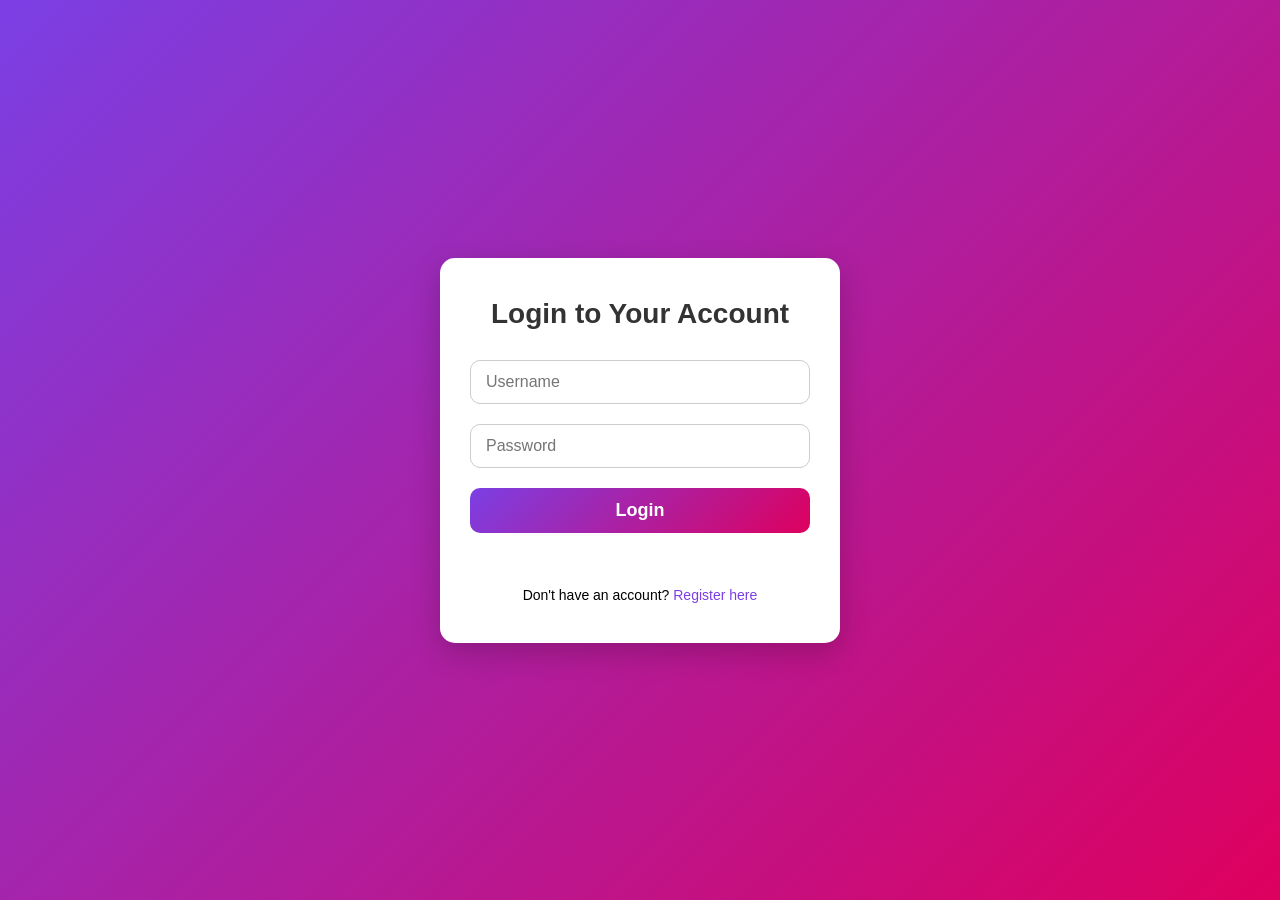
<file: login/login.html>
<!DOCTYPE html>
<html lang="en">
<head>
  <meta charset="UTF-8">
  <meta name="viewport" content="width=device-width, initial-scale=1.0">
  <title>Login - Skillara</title>
  <link rel="stylesheet" href="login.css">
</head>
<body>
  <section class="register-section">
    <div class="register-container">
      <h2>Login to Your Account</h2>

      <!-- Login Form -->
      <form id="loginForm">
        <input type="text" name="username" placeholder="Username" required>
        <input type="password" name="password" placeholder="Password" required>
        <button type="submit">Login</button>
      </form>

      <p class="login-link">
        Don't have an account? <a href="/skillara/registration/register.html">Register here</a>
      </p>
    </div>
  </section>

  <script type="module" src="login.js"></script>

</body>
</html>
</file>
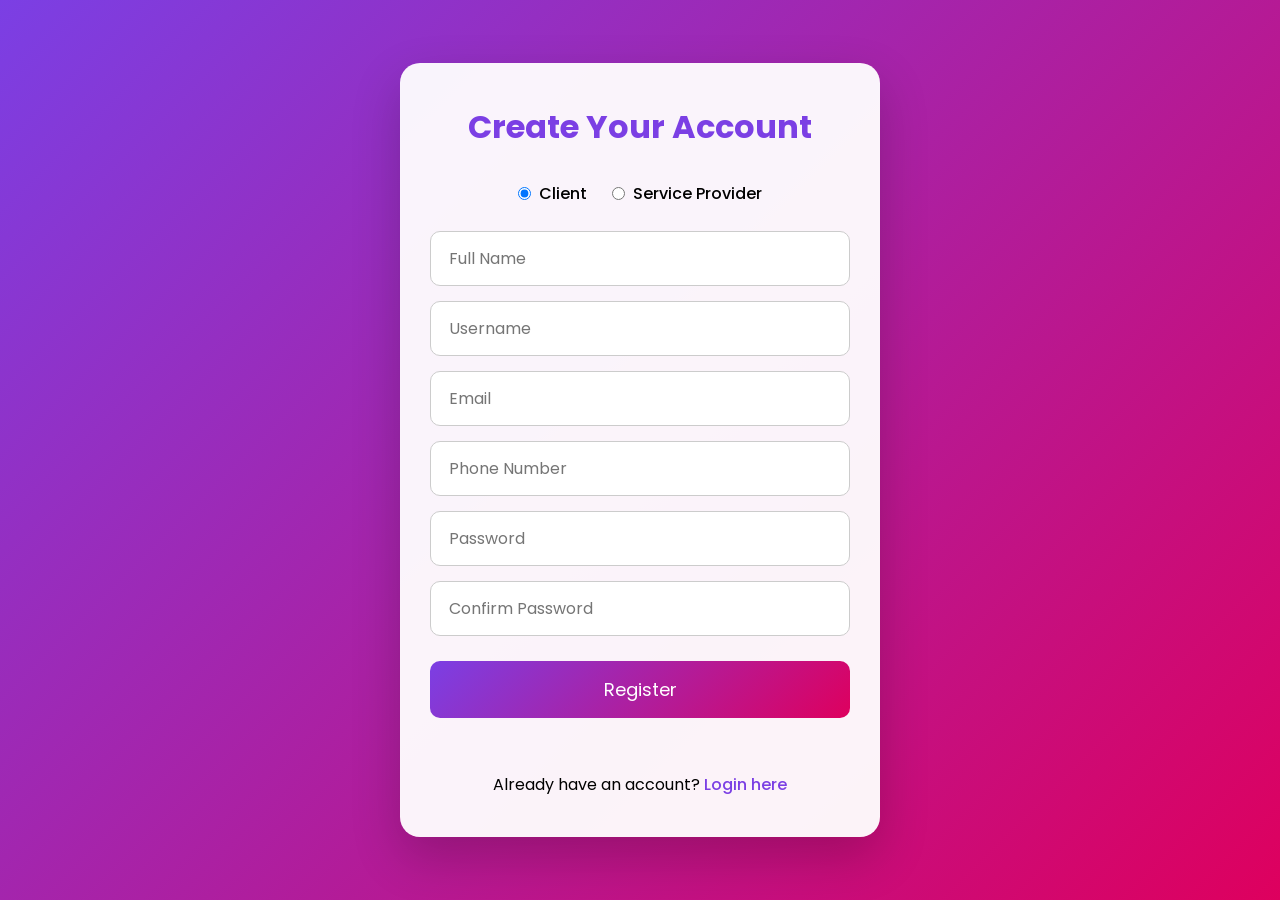
<file: registration/register.html>
<!DOCTYPE html>
<html lang="en">
<head>
  <meta charset="UTF-8" />
  <meta name="viewport" content="width=device-width, initial-scale=1.0"/>
  <title>Register - Skillara</title>
  <link rel="stylesheet" href="register.css">
  <link href="https://fonts.googleapis.com/css2?family=Poppins:wght@300;400;500;600;700&display=swap" rel="stylesheet">
</head>
<body>
  <section class="register-section">
    <div class="register-container">
      <h2>Create Your Account</h2>

      <!-- User Type Selection -->
      <div class="user-type-selection">
        <label>
          <input type="radio" name="role" value="client" checked>
          Client
        </label>
        <label>
          <input type="radio" name="role" value="provider">
          Service Provider
        </label>
      </div>

      <!-- Registration Form -->
      <form id="registerForm">
        <input type="text" name="full_name" placeholder="Full Name" required>
        <input type="text" name="username" placeholder="Username" required>
        <input type="email" name="email" placeholder="Email" required>
        <input type="tel" name="phone" placeholder="Phone Number" required>
        <input type="password" name="password" placeholder="Password" required>
        <input type="password" name="confirm_password" placeholder="Confirm Password" required>

        <!-- Service Provider extra fields -->
        <div id="providerFields">
          <input type="text" name="service_type" placeholder="Service Type">
          <input type="text" name="business_name" placeholder="Business Name">
          <input type="text" name="location" placeholder="Location (City, Country)">
        </div>

        <button type="submit">Register</button>
      </form>

      <p class="login-link">Already have an account? <a href="/skillara/login/login.html">Login here</a></p>
    </div>
  </section>

  <script src="register.js"></script>
</body>
</html>
</file>
<file: login/login.css>
/* ------------------- General Reset ------------------- */
* {
  margin: 0;
  padding: 0;
  box-sizing: border-box;
  font-family: 'Poppins', sans-serif;
}

body {
  background: linear-gradient(135deg, #7B3FE4, #DE005E);
  min-height: 100vh;
  display: flex;
  justify-content: center;
  align-items: center;
}

/* ------------------- Container ------------------- */
.register-section {
  width: 100%;
  display: flex;
  justify-content: center;
  align-items: center;
  padding: 20px;
}

.register-container {
  background: #fff;
  padding: 40px 30px;
  border-radius: 15px;
  width: 100%;
  max-width: 400px;
  box-shadow: 0 10px 30px rgba(0, 0, 0, 0.2);
  text-align: center;
}

.register-container h2 {
  font-size: 28px;
  color: #333;
  margin-bottom: 30px;
}

/* ------------------- Form Elements ------------------- */
.register-container form input[type="text"],
.register-container form input[type="password"] {
  width: 100%;
  padding: 12px 15px;
  margin-bottom: 20px;
  border: 1px solid #ccc;
  border-radius: 10px;
  font-size: 16px;
}

.register-container form input:focus {
  outline: none;
  border-color: #7B3FE4;
  box-shadow: 0 0 5px rgba(123, 63, 228, 0.5);
}

/* ------------------- Submit Button ------------------- */
.register-container form button {
  width: 100%;
  padding: 12px 0;
  background: linear-gradient(135deg, #7B3FE4, #DE005E);
  border: none;
  border-radius: 10px;
  color: #fff;
  font-size: 18px;
  font-weight: 600;
  cursor: pointer;
  transition: all 0.3s ease;
}

.register-container form button:hover {
  transform: scale(1.05);
  box-shadow: 0 8px 20px rgba(123, 63, 228, 0.3);
}

/* ------------------- Link ------------------- */
.login-link {
  margin-top: 15px;
  font-size: 14px;
}

.login-link a {
  color: #7B3FE4;
  text-decoration: none;
  font-weight: 500;
}

.login-link a:hover {
  text-decoration: underline;
}

/* ------------------- Responsive ------------------- */
@media (max-width: 500px) {
  .register-container {
    padding: 30px 20px;
  }

  .register-container h2 {
    font-size: 24px;
  }
}
</file>
<file: registration/register.css>
/* =============================
   RESET & GLOBAL STYLES
============================= */
* {
  margin: 0;
  padding: 0;
  box-sizing: border-box;
  font-family: 'Poppins', sans-serif;
}

body {
  background: linear-gradient(135deg, #7B3FE4, #DE005E);
  min-height: 100vh;
  display: flex;
  justify-content: center;
  align-items: center;
}

/* =============================
   REGISTER SECTION
============================= */
.register-section {
  width: 90%;              /* don't touch screen edges */
  max-width: 480px;
  padding: 40px 30px;
  background: rgba(255,255,255,0.95);
  border-radius: 20px;
  box-shadow: 0 20px 50px rgba(0,0,0,0.2);
  margin: 0 auto;          /* center horizontally */
  box-sizing: border-box;
  transition: all 0.3s ease;
}

.register-container h2 {
  font-size: 32px;
  text-align: center;
  color: #7B3FE4;
  margin-bottom: 30px;
}

/* =============================
   USER TYPE SELECTION
============================= */
.user-type-selection {
  display: flex;
  justify-content: center;
  gap: 25px;
  flex-wrap: wrap;          /* wrap on small screens */
  margin-bottom: 25px;
}

.user-type-selection label {
  font-weight: 500;
  cursor: pointer;
  display: flex;
  align-items: center;
  gap: 8px;
}

.user-type-selection input {
  cursor: pointer;
}

/* =============================
   FORM INPUTS
============================= */
input[type="text"],
input[type="email"],
input[type="password"],
input[type="tel"] {
  width: 100%;
  padding: 14px 18px;
  margin-bottom: 15px;
  border-radius: 10px;
  border: 1px solid #ccc;
  font-size: 16px;
  transition: all 0.3s ease;
}

input[type="text"]:focus,
input[type="email"]:focus,
input[type="password"]:focus,
input[type="tel"]:focus {
  border-color: #7B3FE4;
  box-shadow: 0 0 10px rgba(123,63,228,0.3);
  outline: none;
}

/* =============================
   SERVICE PROVIDER FIELDS
============================= */
#providerFields {
  display: block;          /* keep display block for transition */
  opacity: 0;
  max-height: 0;
  overflow: hidden;
  transition: all 0.5s ease;
}

#providerFields.show {
  opacity: 1;
  max-height: 500px;
  margin-bottom: 15px;
}

/* =============================
   SUBMIT BUTTON
============================= */
button[type="submit"] {
  width: 100%;
  padding: 15px;
  margin-top: 10px;
  background: linear-gradient(135deg, #7B3FE4, #DE005E);
  color: #fff;
  font-size: 18px;
  border: none;
  border-radius: 10px;
  cursor: pointer;
  transition: all 0.3s ease;
}

button[type="submit"]:hover {
  transform: scale(1.05);
  box-shadow: 0 5px 15px rgba(0,0,0,0.2);
}

/* =============================
   LOGIN LINK
============================= */
.login-link {
  text-align: center;
  margin-top: 15px;
}

.login-link a {
  color: #7B3FE4;
  text-decoration: none;
  font-weight: 500;
  transition: color 0.3s ease;
}

.login-link a:hover {
  color: #DE005E;
}

/* =============================
   RESPONSIVE STYLES
============================= */
@media (max-width: 500px) {
  .register-section {
    width: 95%;
    padding: 30px 20px;
  }

  .register-container h2 {
    font-size: 28px;
  }

  input[type="text"],
  input[type="email"],
  input[type="password"],
  input[type="tel"] {
    padding: 12px 14px;
    font-size: 15px;
  }

  button[type="submit"] {
    padding: 12px;
    font-size: 16px;
  }

  .user-type-selection {
    gap: 15px;
  }
}

@media (max-width: 360px) {
  .register-container h2 {
    font-size: 24px;
  }

  input[type="text"],
  input[type="email"],
  input[type="password"],
  input[type="tel"] {
    padding: 10px 12px;
    font-size: 14px;
  }

  button[type="submit"] {
    padding: 10px;
    font-size: 15px;
  }

  .user-type-selection {
    flex-direction: column;
    align-items: center;
  }
}
</file>
